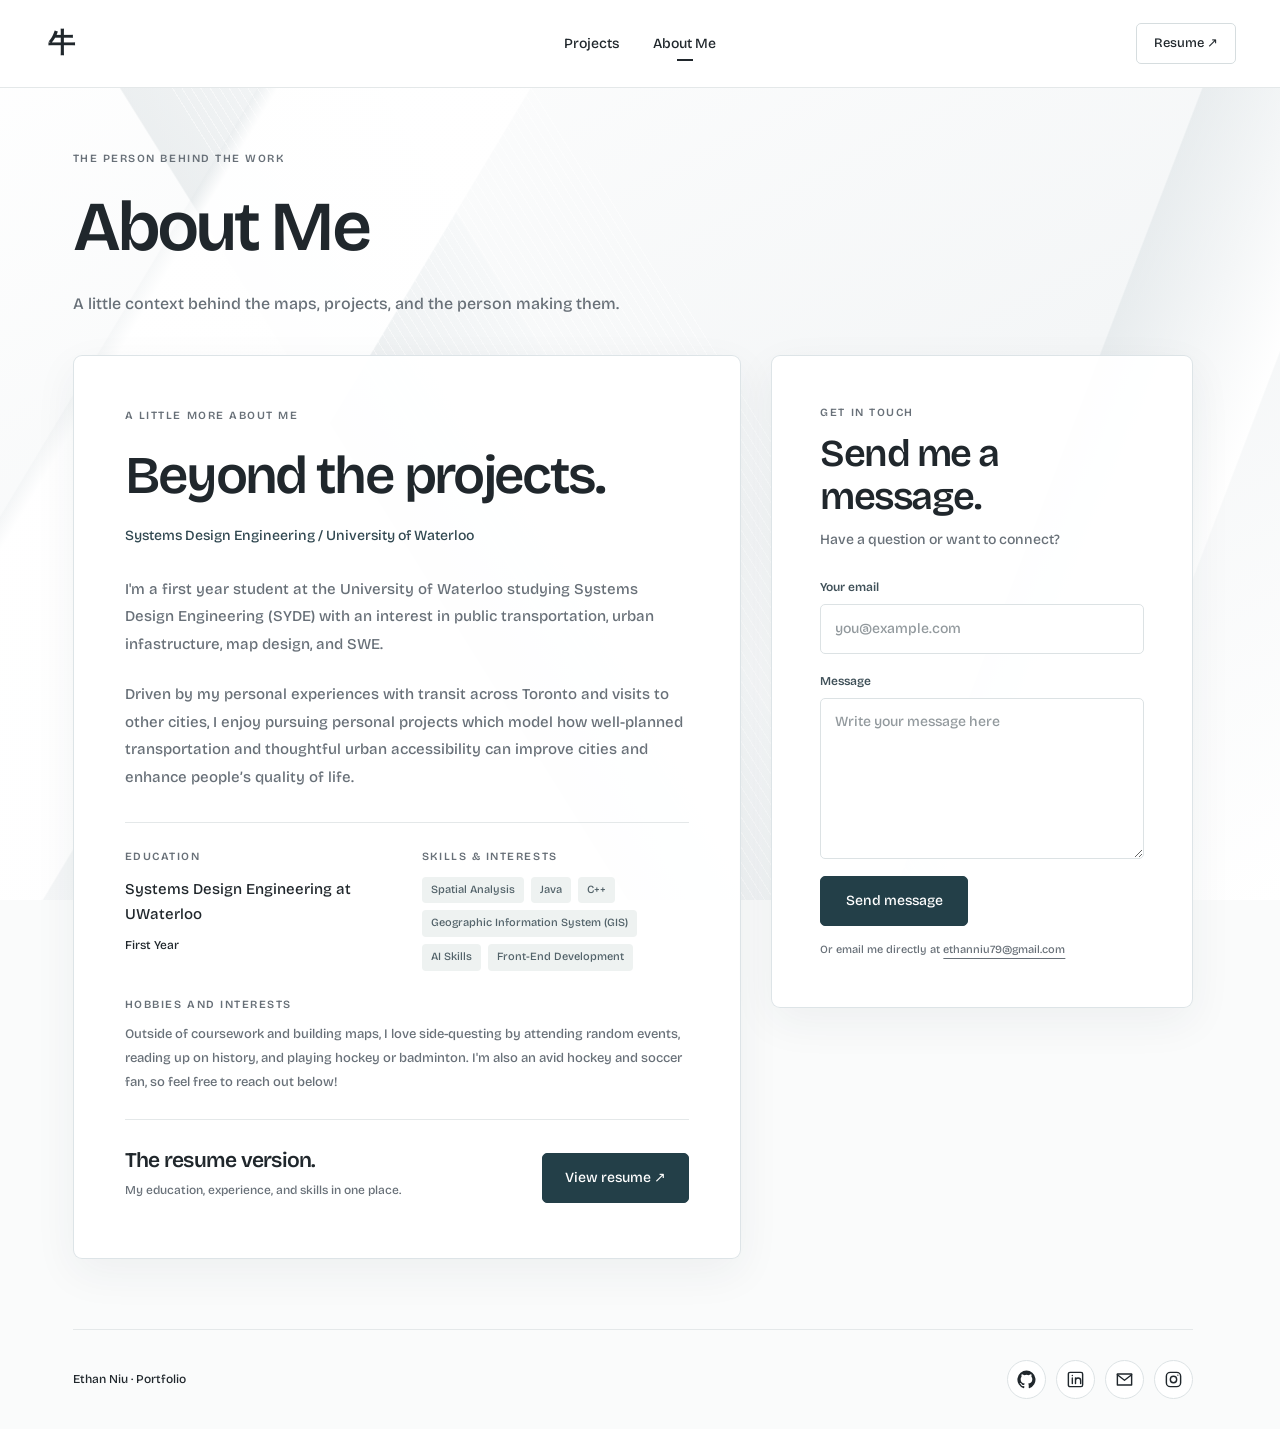
<file: about.html>
<!doctype html>
<html lang="en">
<head>
  <meta charset="utf-8">
  <meta name="viewport" content="width=device-width, initial-scale=1">
  <meta name="description" content="More about Ethan Niu, his interests, education, skills, and experience.">
  <title>Ethan Niu — About Me</title>
  <link rel="icon" href="favicon.svg" type="image/svg+xml">
  <link rel="stylesheet" href="styles.css?v=20261010-3">
  <script src="content.js?v=20261010-1" defer></script>
  <script src="site.js?v=20261010-1" defer></script>
</head>
<body data-page="about">
  <a class="skip-link" href="#main">Skip to content</a>
  <header id="site-header" class="site-header wrap"></header>
  <main id="main" class="wrap" tabindex="-1"></main>
  <footer id="site-footer" class="site-footer wrap"></footer>
  <noscript><p class="wrap">Please enable JavaScript to display the portfolio content. The editable text is in content.js.</p></noscript>
</body>
</html>
</file>
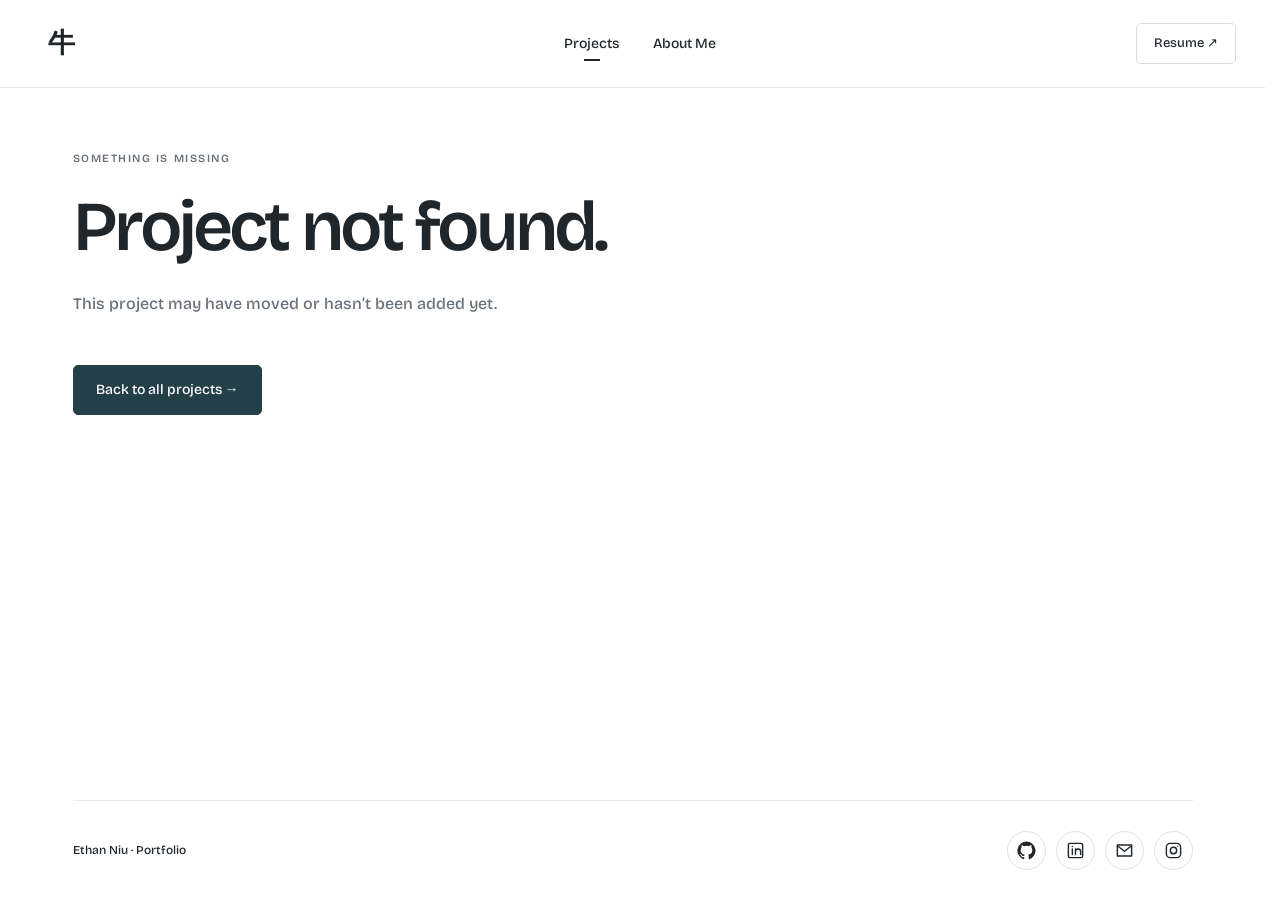
<file: project.html>
<!doctype html>
<html lang="en">
<head>
  <meta charset="utf-8">
  <meta name="viewport" content="width=device-width, initial-scale=1">
  <meta name="description" content="Ethan Niu’s portfolio of maps, research, and projects.">
  <title>Ethan Niu — Project</title>
  <link rel="icon" href="favicon.svg" type="image/svg+xml">
  <link rel="stylesheet" href="styles.css?v=20261010-3">
  <script src="content.js?v=20261010-1" defer></script>
  <script src="site.js?v=20261010-1" defer></script>
</head>
<body data-page="project">
  <a class="skip-link" href="#main">Skip to content</a>
  <header id="site-header" class="site-header wrap"></header>
  <main id="main" class="wrap" tabindex="-1"></main>
  <footer id="site-footer" class="site-footer wrap"></footer>
  <noscript><p class="wrap">Please enable JavaScript to display the portfolio content. The editable text is in content.js.</p></noscript>
</body>
</html>
</file>
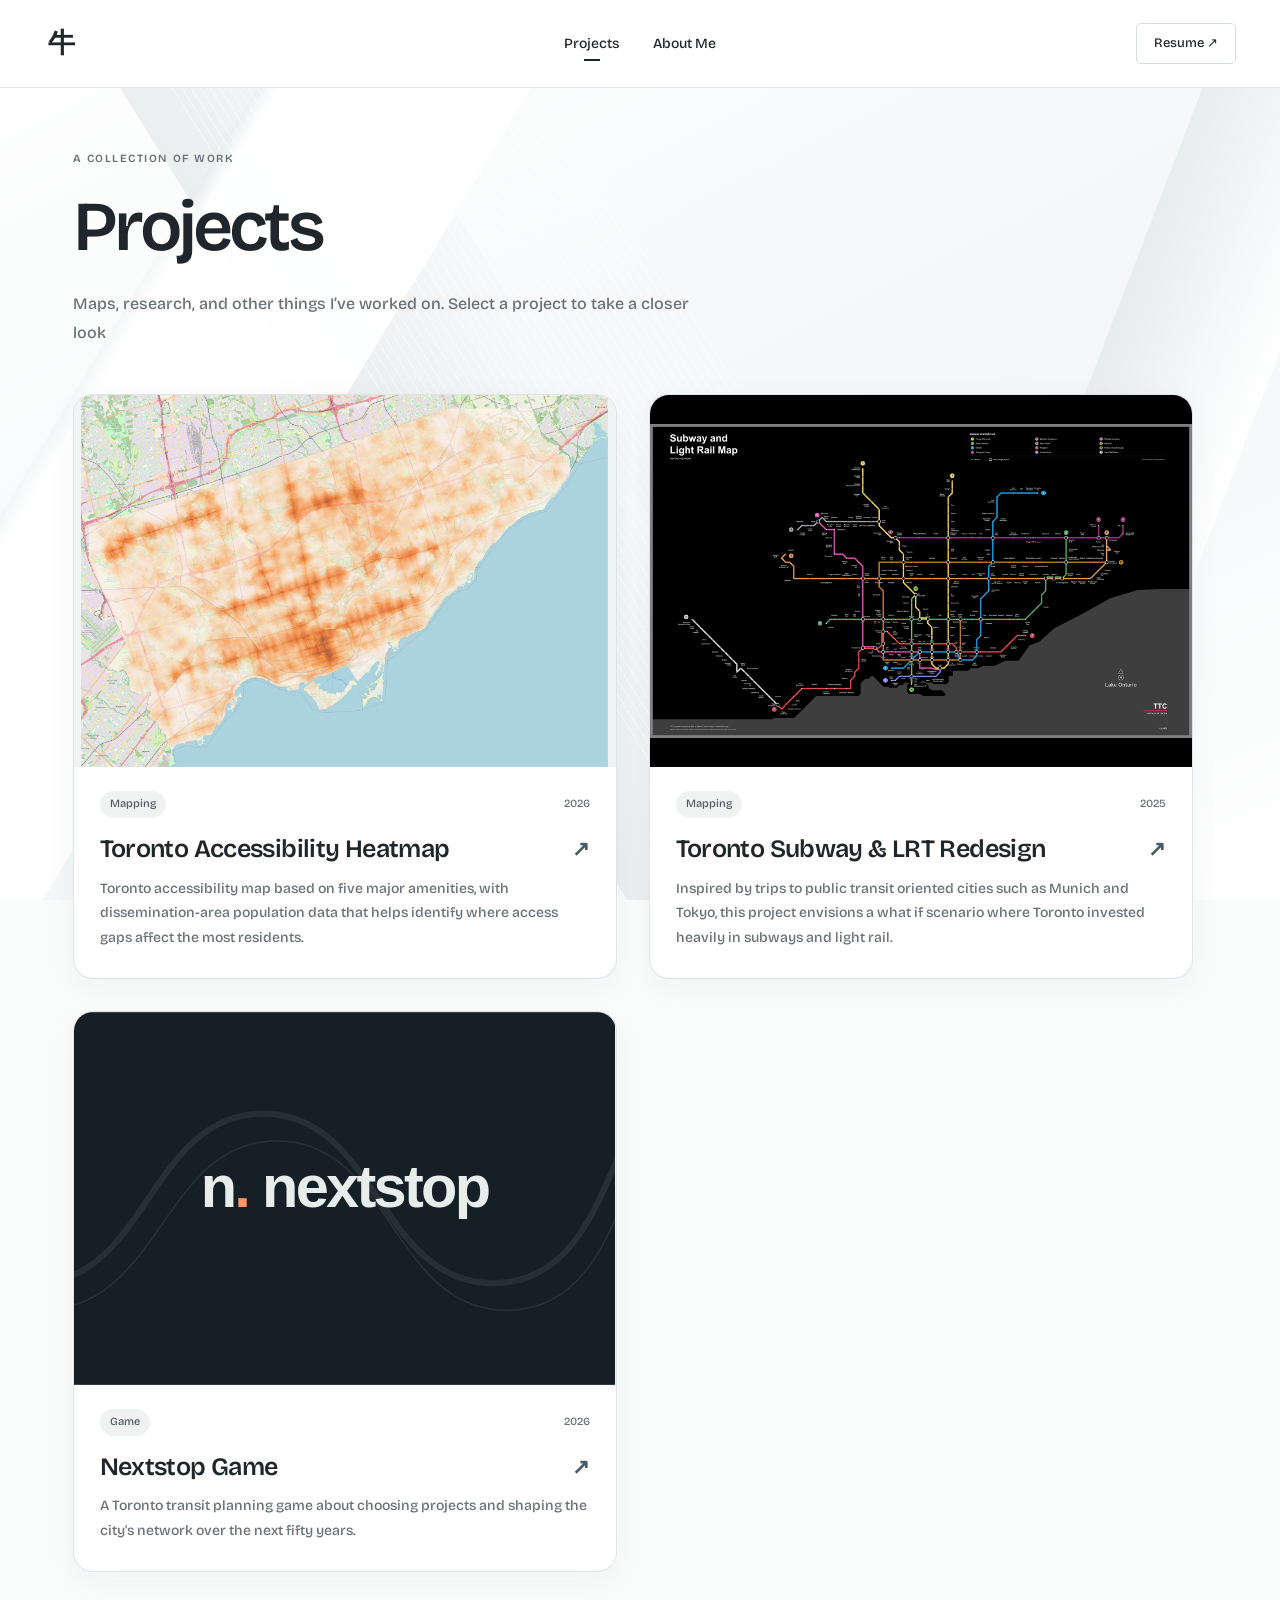
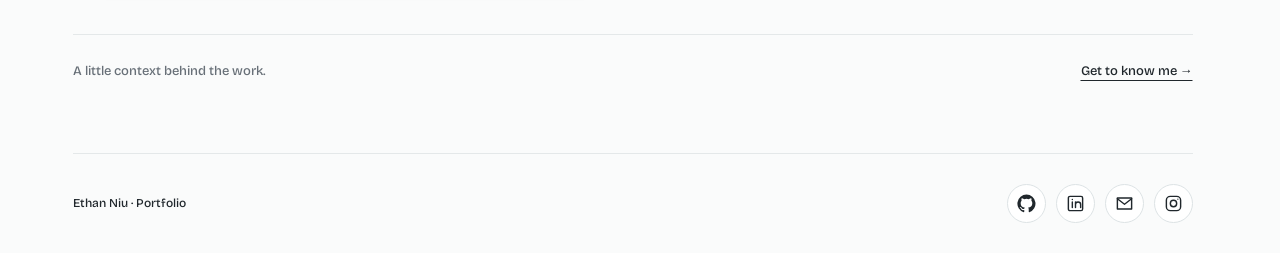
<file: projects.html>
<!doctype html>
<html lang="en">
<head>
  <meta charset="utf-8">
  <meta name="viewport" content="width=device-width, initial-scale=1">
  <meta name="description" content="Ethan Niu’s portfolio of maps, research, and projects.">
  <title>Ethan Niu — Projects</title>
  <link rel="icon" href="favicon.svg" type="image/svg+xml">
  <link rel="stylesheet" href="styles.css?v=20261010-3">
  <script src="content.js?v=20261010-1" defer></script>
  <script src="site.js?v=20261010-1" defer></script>
</head>
<body data-page="projects">
  <a class="skip-link" href="#main">Skip to content</a>
  <header id="site-header" class="site-header wrap"></header>
  <main id="main" class="wrap" tabindex="-1"></main>
  <footer id="site-footer" class="site-footer wrap"></footer>
  <noscript><p class="wrap">Please enable JavaScript to display the portfolio content. The editable text is in content.js.</p></noscript>
</body>
</html>
</file>
<file: styles.css>
@font-face {
  font-family:"Bricolage Grotesque";
  font-style:normal;
  font-weight:400 700;
  font-stretch:100%;
  font-display:swap;
  src:url("assets/fonts/bricolage-grotesque-latin.woff2") format("woff2");
}

/* EDIT THESE VALUES to change the overall theme. */
:root {
  --background: #ffffff;
  --text: #20272c;
  --muted: #687078;
  --accent: #233f48;
  --border: #e4e8e9;
  --surface: #f4f6f6;
  --font-body: "Bricolage Grotesque", "Segoe UI", "Microsoft YaHei", sans-serif;
  --font-heading: "Bricolage Grotesque", "Segoe UI", "Microsoft YaHei", sans-serif;
  color-scheme: light;
}
* { box-sizing: border-box; }
html { scroll-behavior: smooth; scroll-padding-top: 95px; scrollbar-gutter:stable; overflow-y:scroll; }
body { margin:0; background:var(--background); color:var(--text); font:16px/1.7 var(--font-body); font-optical-sizing:auto; font-weight:500; min-height:100vh; display:flex; flex-direction:column; }
a { color:inherit; text-underline-offset:5px; text-decoration-thickness:1px; }
a:hover { color:var(--accent); }
a:focus-visible,button:focus-visible { outline:3px solid #597f91; outline-offset:5px; }
button { font:inherit; cursor:pointer; }
img { display:block; max-width:100%; }
h1,h2,h3,p { margin-top:0; }
h1,h2,h3 { line-height:1.15; font-weight:600; }
.wrap { width:min(1120px,calc(100% - 96px)); margin-inline:auto; }
main { flex:1; }
.site-header { position:fixed; inset:0 0 auto; z-index:20; width:100%; height:88px; padding:0 44px; display:grid; grid-template-columns:1fr auto 1fr; align-items:center; gap:24px; background:rgba(255,255,255,.96); color:var(--text); border-bottom:1px solid var(--border); backdrop-filter:blur(14px); -webkit-backdrop-filter:blur(14px); transition:background-color .22s,color .22s,border-color .22s; }
.brand { position:relative; justify-self:start; min-width:34px; padding:7px 0; font-family:var(--font-body); font-size:27px; font-weight:700; line-height:1; text-align:center; text-decoration:none; }
.navigation { display:flex; align-items:center; gap:34px; font-size:14px; }
.navigation a { position:relative; text-decoration:none; padding:10px 0; }
.navigation a[aria-current]::after { content:""; height:2px; background:currentColor; width:16px; position:absolute; bottom:4px; left:50%; transform:translateX(-50%); }
.resume-nav { justify-self:end; padding:8px 17px; border:1px solid #d6dddf; border-radius:5px; font-size:13px; text-decoration:none; white-space:nowrap; }
.resume-nav:hover { background:var(--surface); }
.home-page .site-header { color:#fff; background:rgba(17,25,30,.30); border-bottom-color:rgba(255,255,255,.13); backdrop-filter:blur(6px); -webkit-backdrop-filter:blur(6px); }
.home-page .site-header a:hover { color:#fff; }
.home-page .resume-nav { border-color:rgba(255,255,255,.5); }
.home-page .resume-nav:hover { background:rgba(255,255,255,.12); }
.home-page.photo-visible .site-header { background:rgba(255,255,255,.94); color:var(--text); border-bottom-color:var(--border); }
.home-page.photo-visible .site-header a:hover { color:var(--accent); }
.home-page.photo-visible .resume-nav { border-color:#cdd6d8; }
.home-page.photo-visible .resume-nav:hover { background:var(--surface); }
.button { display:inline-flex; align-items:center; justify-content:center; min-height:48px; padding:12px 22px; border:1px solid var(--border); border-radius:5px; font-size:14px; text-decoration:none; }
.hero-button::after { content:"↗"; padding-left:20px; }
.primary { background:var(--accent); color:#fff; border-color:var(--accent); }
.primary:hover { color:#fff; background:#182f37; }
.site-footer { position:relative; z-index:2; min-height:100px; display:flex; align-items:center; justify-content:space-between; flex-wrap:wrap; gap:20px; padding-block:24px; border-top:1px solid var(--border); font-size:12px; background:#fff; }
.home-page .site-footer {
  position:absolute;
  left:0;
  right:0;
  bottom:0;
  width:100%;
  min-height:110px;
  padding-inline:clamp(22px,6vw,90px);
  color:#fff;
  border-top-color:rgba(255,255,255,.22);
  background:linear-gradient(180deg,transparent,rgba(8,20,27,.52));
}
.home-page .social-icon-link { color:#fff; border-color:rgba(255,255,255,.45); background:rgba(8,20,27,.22); }
.home-page .social-icon-link:hover { color:#fff; border-color:rgba(255,255,255,.8); background:rgba(8,20,27,.4); }
.footer-socials { display:flex; align-items:center; gap:10px; }
.social-icon-link { display:inline-flex; align-items:center; justify-content:center; width:39px; height:39px; border:1px solid #dce2e4; border-radius:50%; background:#fff; color:var(--text); text-decoration:none; transition:transform .18s,background-color .18s,border-color .18s; }
.social-icon-link:hover { transform:translateY(-2px); background:var(--surface); border-color:#c5ced1; color:var(--accent); }
.social-icon { width:19px; height:19px; fill:none; stroke:currentColor; stroke-width:1.8; stroke-linecap:round; stroke-linejoin:round; }
.social-icon .social-icon-fill { fill:currentColor; stroke:none; }
.social-icon .social-icon-dot { fill:currentColor; stroke:none; }
.muted { color:var(--muted); }
.skip-link { position:fixed; top:10px; left:10px; z-index:100; transform:translateY(-200%); background:#fff; color:#20272c; padding:10px 18px; border:1px solid #20272c; }
.skip-link:focus { transform:none; }
/* HOME: the two videos share one sticky stage and crossfade while the page scrolls. */
.home-main { width:100%; }
.home-scene { position:relative; isolation:isolate; }
.background-stage { position:sticky; top:0; height:100svh; margin-bottom:-100svh; overflow:hidden; z-index:-1; background:#e9efef; pointer-events:none; }
.facts-video-layer,.video-layer,.facts-video-poster,.facts-video,.facts-video-shade,.video-poster,.hero-video,.video-shade { position:absolute; inset:0; width:100%; height:100%; }
.facts-video-poster,.facts-video,.video-poster,.hero-video { object-fit:cover; }
.facts-video-layer { z-index:0; background:#172127; }
.video-layer { z-index:1; will-change:opacity; background:#172127; }
.video-shade { background:linear-gradient(180deg,rgba(8,19,25,.34) 0%,rgba(8,19,25,.29) 48%,rgba(8,19,25,.34) 67%,rgba(8,19,25,.72) 100%); }
.facts-video-shade { background:linear-gradient(90deg,rgba(8,20,27,.5) 0%,rgba(8,20,27,.25) 50%,rgba(8,20,27,.2) 100%); }
.video-hero.intro-reveal-waiting .hero-greeting { clip-path:inset(0 100% 0 0); will-change:clip-path; }
.home-page .site-header,
.home-page .hero-bottom,
.home-page .scroll-cue,
.home-page .motion-toggle { transition:opacity 1.15s ease-in-out; }
html.home-intro-locked { overscroll-behavior:none; }
html.home-intro-locked body { position:fixed; inset:0; width:100%; height:100svh; overflow:hidden; overscroll-behavior:none; }
.home-page.home-intro-waiting .site-header,
.home-page.home-intro-waiting .hero-bottom,
.home-page.home-intro-waiting .scroll-cue,
.home-page.home-intro-waiting .motion-toggle { opacity:0; visibility:hidden; pointer-events:none; transition:none; }
.video-hero { height:100svh; min-height:520px; position:relative; color:#fff; }
.hero-greeting { position:absolute; top:47%; left:24px; right:24px; z-index:10; transform:translateY(-50%); text-align:center; margin:0; text-shadow:0 2px 24px rgba(0,0,0,.18); }
.greeting-prefix { display:block; font-size:clamp(23px,2.7vw,36px); letter-spacing:-.04em; font-weight:600; margin-bottom:9px; }
.greeting-name { display:block; font-size:clamp(56px,7.5vw,96px); font-weight:600; letter-spacing:-.065em; line-height:1.05; }
.hero-greeting.has-portrait { top:48%; display:flex; align-items:center; justify-content:center; gap:clamp(15px,2vw,28px); padding-inline:20px; white-space:nowrap; }
.hero-greeting.has-portrait .greeting-prefix,
.hero-greeting.has-portrait .greeting-name { display:block; margin:0; font-size:clamp(43px,5.5vw,75px); font-weight:600; letter-spacing:-.055em; line-height:.98; }
.hero-portrait-frame { display:block; flex:0 0 auto; width:clamp(160px,16vw,215px); aspect-ratio:1; padding:7px; overflow:hidden; background:rgba(255,255,255,.94); border:1px solid rgba(255,255,255,.9); border-radius:20px; box-shadow:0 16px 42px rgba(5,13,18,.34); transform:rotate(-3deg); }
.hero-portrait { width:100%; height:100%; object-fit:cover; border-radius:10px; }
.hero-bottom { position:absolute; bottom:95px; left:24px; right:24px; z-index:13; display:flex; flex-direction:column; align-items:center; text-align:center; gap:19px; }
.hero-copy { display:grid; justify-items:center; gap:5px; }
.hero-description { max-width:510px; font-size:15px; line-height:1.65; margin:0; text-wrap:balance; }
.hero-opportunity { max-width:510px; margin:0; font-size:15px; line-height:1.65; text-wrap:balance; }
.hero-opportunity strong { font-weight:700; }
.hero-button { background:rgba(255,255,255,.12); border-color:rgba(255,255,255,.58); color:#fff; min-width:172px; backdrop-filter:blur(7px); -webkit-backdrop-filter:blur(7px); transition:background-color .2s,border-color .2s; }
.hero-button:hover { background:rgba(255,255,255,.23); color:#fff; border-color:rgba(255,255,255,.85); }
.scroll-cue { position:absolute; right:44px; bottom:27px; z-index:13; font-size:12px; text-decoration:none; color:rgba(255,255,255,.88); }
.scroll-cue:hover { color:#fff; }
.motion-toggle { position:absolute; bottom:22px; left:38px; z-index:13; min-height:35px; background:transparent; color:#fff; border:1px solid transparent; border-radius:4px; padding:5px 9px; font-size:12px; }
.motion-toggle::before { content:"Ⅱ"; display:inline-block; width:20px; }
.motion-toggle[aria-pressed="true"]::before { content:"▷"; }
.motion-toggle:hover { border-color:rgba(255,255,255,.45); background:rgba(10,20,26,.16); }
.video-hero a:focus-visible,.video-hero button:focus-visible,.home-page:not(.photo-visible) .site-header a:focus-visible { outline-color:#fff; }
.home-facts { min-height:100svh; padding:140px clamp(24px,7.5vw,120px) 70px; position:relative; display:flex; align-items:center; }
.quick-facts-panel { width:min(650px,100%); padding:clamp(34px,5vw,64px); color:#fff; background:rgba(11,24,30,.72); border:1px solid rgba(255,255,255,.24); border-radius:18px; box-shadow:0 24px 80px rgba(5,14,19,.24); backdrop-filter:blur(12px); -webkit-backdrop-filter:blur(12px); }
.quick-facts-list { display:grid; gap:18px; margin:0; padding:0; list-style:none; }
.quick-facts-list li { position:relative; padding-left:27px; font-size:clamp(15px,1.7vw,19px); font-weight:700; line-height:1.65; color:rgba(255,255,255,.94); }
.quick-facts-list li::before { content:""; position:absolute; left:0; top:.82em; width:9px; height:9px; border:2px solid rgba(255,255,255,.82); border-radius:50%; transform:translateY(-50%); }
.quick-fact-link { color:inherit; text-decoration-thickness:1px; text-underline-offset:.16em; }
.quick-fact-link:hover { color:#fff; text-decoration-thickness:2px; }
.about-panel { width:min(760px,100%); padding:clamp(28px,4vw,58px); background:rgba(255,255,255,.93); border:1px solid rgba(255,255,255,.9); border-radius:9px; box-shadow:0 15px 65px rgba(23,50,57,.06); }
.eyebrow { font-size:11px; font-weight:600; text-transform:uppercase; letter-spacing:.14em; color:var(--muted); margin-bottom:20px; line-height:1.7; }
.about-title { font-size:clamp(36px,4.2vw,53px); letter-spacing:-.05em; margin-bottom:17px; }
.about-study { font-size:14px; margin-bottom:28px; color:#314851; }
.body-copy { color:var(--muted); font-size:15px; line-height:1.85; margin-bottom:22px; white-space:pre-line; overflow-wrap:anywhere; }
.about-detail-grid { display:grid; grid-template-columns:1fr 1fr; gap:30px; border-top:1px solid var(--border); padding-top:25px; margin-top:30px; }
.about-detail-grid .eyebrow { margin-bottom:10px; }
.education-title { font-size:15px; margin-bottom:7px; }
.small-copy { font-size:12px; margin:0 0 7px; }
.skill-list { display:flex; flex-wrap:wrap; gap:7px; padding:0; margin:0; list-style:none; }
.skill-chip { background:#eef2f1; padding:4px 9px; border-radius:4px; color:#526269; font-size:11px; }
.interests-section { margin-top:25px; }
.interests-section .eyebrow { margin-bottom:8px; }
.interests-section .body-copy { font-size:13px; }
.resume-panel { display:flex; align-items:center; justify-content:space-between; gap:24px; border-top:1px solid var(--border); padding-top:28px; margin-top:25px; scroll-margin-top:110px; }
.section-title { font-size:27px; letter-spacing:-.035em; margin-bottom:16px; }
.resume-panel .section-title { font-size:21px; margin-bottom:7px; }
.coming-soon { font-size:11px; color:var(--muted); padding:8px 11px; border:1px dashed #bac7cb; border-radius:4px; white-space:nowrap; }
.contact-panel { width:min(760px,100%); margin-top:28px; padding:clamp(28px,4vw,48px); background:rgba(255,255,255,.93); border:1px solid rgba(255,255,255,.9); border-radius:9px; box-shadow:0 15px 65px rgba(23,50,57,.06); scroll-margin-top:110px; }
.contact-panel .eyebrow { margin-bottom:9px; }
.contact-title { margin-bottom:9px; font-size:clamp(27px,3.2vw,38px); letter-spacing:-.04em; }
.contact-intro { margin:0; color:var(--muted); font-size:14px; }
.contact-form { display:grid; gap:17px; margin-top:25px; }
.contact-field { display:grid; gap:7px; }
.contact-label { font-size:12px; font-weight:600; color:#405159; }
.contact-input { width:100%; min-height:48px; padding:12px 14px; border:1px solid #dce2e4; border-radius:5px; background:rgba(255,255,255,.92); color:var(--text); font:inherit; font-size:14px; }
.contact-input::placeholder { color:#92999d; }
.contact-input:focus { outline:3px solid rgba(89,127,145,.25); border-color:#7895a2; }
.contact-message { min-height:145px; resize:vertical; line-height:1.6; }
.contact-submit { justify-self:start; min-width:148px; }
.contact-direct { margin:15px 0 0; color:var(--muted); font-size:11px; }
.map-credit { display:inline-block; margin-top:24px; padding:5px 10px; border-radius:3px; font-size:10px; color:#485861; background:rgba(255,255,255,.91); text-decoration:none; }
/* INNER PAGES: lightweight white-and-gray geometric background. */
body[data-page="projects"],
body[data-page="about"] { background:#fafbfb; isolation:isolate; overflow-x:clip; }
body[data-page="projects"]::before,
body[data-page="projects"]::after,
body[data-page="about"]::before,
body[data-page="about"]::after { content:""; position:fixed; inset:0; pointer-events:none; z-index:0; }
body[data-page="projects"]::before,
body[data-page="about"]::before {
  background:
    linear-gradient(121deg, transparent 0 17%, rgba(213,220,223,.13) 17.1%, rgba(255,255,255,.97) 18.2% 32%, transparent 32.1%),
    linear-gradient(58deg, transparent 0 34%, rgba(224,229,231,.60) 34.1%, rgba(246,248,249,.9) 48%, transparent 48.1%),
    linear-gradient(111deg, transparent 0 76%, rgba(218,225,228,.48) 76.1%, rgba(255,255,255,.95) 87%, transparent 87.1%),
    linear-gradient(153deg, #ffffff 0%, #f4f6f7 58%, #ffffff 100%);
}
body[data-page="projects"]::after,
body[data-page="about"]::after {
  background:repeating-linear-gradient(58deg,rgba(255,255,255,.7) 0 1px,transparent 1px 8px);
  clip-path:polygon(8% 0,37% 0,86% 100%,58% 100%);
  opacity:.65;
}
body[data-page="projects"] main,
body[data-page="about"] main { position:relative; z-index:1; }
body[data-page="projects"] .site-footer,
body[data-page="about"] .site-footer { background:transparent; }
body[data-page="projects"] .project-card { border-color:rgba(216,225,229,.85); box-shadow:0 8px 32px rgba(39,58,67,.045); }
body[data-page="projects"] .project-card:hover { box-shadow:0 14px 38px rgba(39,58,67,.085); }

.about-page-main .page-heading { margin-bottom:36px; }
.about-page-layout { display:grid; grid-template-columns:minmax(0,1.35fr) minmax(320px,.85fr); align-items:start; gap:30px; }
.about-page-layout .about-panel,
.about-page-layout .contact-panel { width:100%; margin:0; background:rgba(255,255,255,.94); border-color:rgba(218,226,229,.9); box-shadow:0 14px 44px rgba(39,58,67,.06); }
.about-page-layout .contact-panel { position:sticky; top:116px; }

/* PROJECTS: white pages and generous, image-led cards. */
.inner-page { padding-top:150px; padding-bottom:70px; }
.page-heading { max-width:760px; margin-bottom:46px; }
.page-heading .eyebrow { margin-bottom:18px; }
.page-title { font-size:clamp(44px,5.6vw,70px); letter-spacing:-.055em; margin-bottom:23px; overflow-wrap:anywhere; }
.page-description { color:var(--muted); font-size:16px; line-height:1.8; max-width:650px; margin-bottom:0; }
.project-grid { display:grid; grid-template-columns:repeat(2,minmax(0,1fr)); gap:32px; }
.project-card { border:1px solid #e5e9eb; border-radius:20px; overflow:hidden; background:white; box-shadow:0 4px 12px rgba(30,50,60,.025); transition:transform .2s,box-shadow .2s; }
.project-card:hover { transform:translateY(-4px); box-shadow:0 12px 30px rgba(30,50,60,.07); }
.project-card-link { display:block; height:100%; text-decoration:none; }
.project-card:focus-within { outline:3px solid #597f91; outline-offset:5px; }
.project-card-link:focus-visible { outline:0; }
.project-media { aspect-ratio:16/11; background:#f1f4f4; overflow:hidden; }
.project-media.map-project-media { background:#000; }
.project-image { width:100%; height:100%; object-fit:contain; }
.media-placeholder { position:relative; height:100%; min-height:200px; display:flex; flex-direction:column; padding:25px; background:linear-gradient(135deg,#f1f4f4,#e8eff1); }
.media-placeholder::after { content:""; position:absolute; inset:25px; border:1px dashed #c4cfd1; border-radius:9px; pointer-events:none; }
.placeholder-index { color:#7b9099; font-size:50px; line-height:1; letter-spacing:-.06em; font-weight:300; position:absolute; left:45px; top:44px; }
.placeholder-message { display:flex; flex-direction:column; align-items:center; justify-content:center; height:100%; gap:5px; position:relative; z-index:1; text-align:center; }
.placeholder-title { font-size:15px; color:#51666f; }
.placeholder-hint { font-size:11px; color:#5b6d75; }
.card-copy { padding:24px 26px 28px; }
.card-meta { display:flex; justify-content:space-between; align-items:center; gap:15px; color:var(--muted); font-size:11px; margin-bottom:17px; }
.card-meta span:first-child { background:#f0f2f2; border-radius:20px; padding:4px 10px; color:#4f5b60; }
.card-title { display:flex; justify-content:space-between; align-items:center; gap:20px; font-size:25px; letter-spacing:-.025em; margin-bottom:13px; }
.card-arrow { font-size:21px; color:#465b65; }
.card-description { color:var(--muted); font-size:14px; line-height:1.75; margin-bottom:0; }
.end-note { display:flex; align-items:center; justify-content:space-between; gap:24px; margin-top:62px; border-top:1px solid var(--border); padding-top:25px; font-size:13px; color:var(--muted); }
.end-note a { color:var(--text); }
.back-link { display:inline-block; margin-bottom:32px; color:var(--muted); text-decoration:none; font-size:13px; }
.project-facts { display:grid; grid-template-columns:repeat(2,1fr); gap:30px; border-block:1px solid var(--border); padding-block:22px; margin:0 0 36px; }
.project-facts .eyebrow { margin-bottom:8px; }
.project-facts dd { margin-left:0; }
.project-introduction { max-width:780px; margin-bottom:35px; }
.project-figure { margin:0; }
.detail-media { aspect-ratio:auto; border-radius:10px; border:1px solid var(--border); }
.detail-media .media-placeholder { aspect-ratio:16/9; }
.detail-media .placeholder-title { font-size:22px; }
.detail-media .placeholder-hint { font-size:13px; }
.detail-media .project-image { height:auto; }
.full-image { display:block; }
.map-viewer { overflow:hidden; background:#070707; }
.map-viewer-toolbar { display:flex; align-items:center; justify-content:space-between; gap:18px; padding:11px 13px 11px 16px; background:#fff; border-bottom:1px solid var(--border); }
.map-viewer-hint { color:var(--muted); font-size:11px; line-height:1.4; }
.map-viewer-controls { display:flex; align-items:center; flex-wrap:wrap; justify-content:flex-end; gap:7px; }
.map-viewer-button { min-width:34px; min-height:32px; padding:5px 9px; border:1px solid #d3dadd; border-radius:5px; color:var(--text); background:#f8fafa; font-size:14px; line-height:1; }
.map-viewer-button:hover { background:#eef3f4; }
.map-viewer-button:disabled { cursor:not-allowed; opacity:.42; }
.map-reset-button { padding-inline:11px; font-size:11px; }
.map-zoom-status { width:43px; color:var(--muted); font-size:10px; text-align:center; font-variant-numeric:tabular-nums; }
.full-map-link { color:var(--text); font-size:11px; white-space:nowrap; }
.map-viewport { position:relative; height:clamp(470px,68vh,780px); overflow:hidden; background:#000; cursor:grab; touch-action:none; user-select:none; }
.map-viewport.is-dragging { cursor:grabbing; }
.map-viewport:focus-visible { outline:3px solid #7db7cd; outline-offset:-3px; }
.map-viewport .interactive-map-image { position:absolute; left:50%; top:50%; width:auto; max-width:none; height:auto; object-fit:fill; pointer-events:none; user-select:none; will-change:transform; }
.embedded-map { overflow:hidden; background:#eef2f3; }
.interactive-map-embed { display:block; width:100%; height:clamp(520px,72vh,820px); border:0; background:#eef2f3; }
.figure-caption { font-size:12px; color:var(--muted); margin-top:12px; }
.resource-links { display:flex; flex-wrap:wrap; gap:12px; margin-top:23px; }
.project-story { max-width:860px; margin-top:48px; }
.project-story .text-section { display:grid; grid-template-columns:180px 1fr; gap:35px; margin-bottom:22px; }
.project-story .section-title { font-size:24px; padding-top:4px; }
.empty-state { padding:35px; grid-column:1/-1; background:var(--surface); color:var(--muted); }
@media(max-width:760px) {
  .wrap { width:calc(100% - 40px); }
  .site-header { height:72px; padding-inline:20px; gap:15px; }
  .brand { min-width:29px; font-size:24px; }
  .navigation { gap:23px; font-size:13px; }
  .resume-nav { padding:7px 11px; font-size:11px; }
  .hero-greeting { top:43%; }
  .greeting-prefix { font-size:25px; }
  .greeting-name { font-size:clamp(54px,11vw,74px); }
  .hero-greeting.has-portrait { top:51%; flex-wrap:wrap; column-gap:14px; row-gap:8px; padding-inline:16px; white-space:normal; }
  .hero-greeting.has-portrait .greeting-prefix { font-size:clamp(34px,10vw,44px); }
  .hero-greeting.has-portrait .greeting-name { flex-basis:100%; font-size:clamp(46px,12vw,62px); text-align:center; }
  .hero-portrait-frame { width:clamp(112px,28vw,126px); padding:5px; border-radius:16px; }
  .hero-portrait { border-radius:11px; }
  .hero-bottom { bottom:52px; gap:14px; }
  .hero-description { max-width:310px; font-size:13px; }
  .hero-opportunity { max-width:310px; font-size:13px; }
  .hero-button { min-height:45px; font-size:13px; }
  .motion-toggle { left:15px; bottom:24px; font-size:11px; }
  .scroll-cue { right:23px; bottom:31px; font-size:11px; }
  .home-facts { padding:100px 20px 45px; }
  .home-photo { object-position:70% 50% !important; }
  .quick-facts-panel { padding:34px 27px; border-radius:14px; }
  .about-panel { padding:28px 25px; }
  .contact-panel { padding:28px 25px; }
  .about-title { font-size:37px; }
  .about-study { font-size:12px; }
  .about-detail-grid { grid-template-columns:1fr; gap:20px; }
  .resume-panel { align-items:flex-start; flex-direction:column; gap:14px; }
  .site-footer { align-items:flex-start; flex-direction:column; gap:10px; min-height:auto; padding-block:25px; }
  .inner-page { padding-top:116px; padding-bottom:44px; }
  .about-page-layout { grid-template-columns:1fr; }
  .about-page-layout .contact-panel { position:static; }
  .page-heading { margin-bottom:34px; }
  .page-description { font-size:15px; }
  .project-grid { grid-template-columns:1fr; gap:30px; }
  .card-copy { padding:22px; }
  .end-note { align-items:flex-start; flex-direction:column; gap:12px; margin-top:42px; }
  .project-facts { grid-template-columns:1fr; gap:16px; }
  .project-facts .eyebrow { margin-bottom:3px; }
  .detail-media .media-placeholder { aspect-ratio:4/3; }
  .detail-media .placeholder-title { font-size:18px; }
  .detail-media .placeholder-hint { font-size:11px; }
  .map-viewer-toolbar { align-items:flex-start; flex-direction:column; gap:8px; padding:12px; }
  .map-viewer-controls { justify-content:flex-start; }
  .map-viewport { height:clamp(360px,58vh,580px); }
  .project-story .text-section { display:block; margin-bottom:28px; }
  .project-story .section-title { margin-bottom:13px; }
}
@media(max-width:360px) {
  .site-header { padding-inline:15px; gap:10px; }
  .navigation { gap:16px; font-size:12px; }
  .resume-nav { padding-inline:9px; }
  .about-panel { padding:25px 20px; }
  .quick-facts-panel { padding:30px 22px; }
  .contact-panel { padding:25px 20px; }
  .greeting-name { font-size:52px; }
}
@media(prefers-reduced-motion:reduce) {
  html { scroll-behavior:auto; }
  *,*::before,*::after { transition:none !important; animation:none !important; }
  .project-card:hover { transform:none; }
  .video-layer { will-change:auto; }
}
</file>
